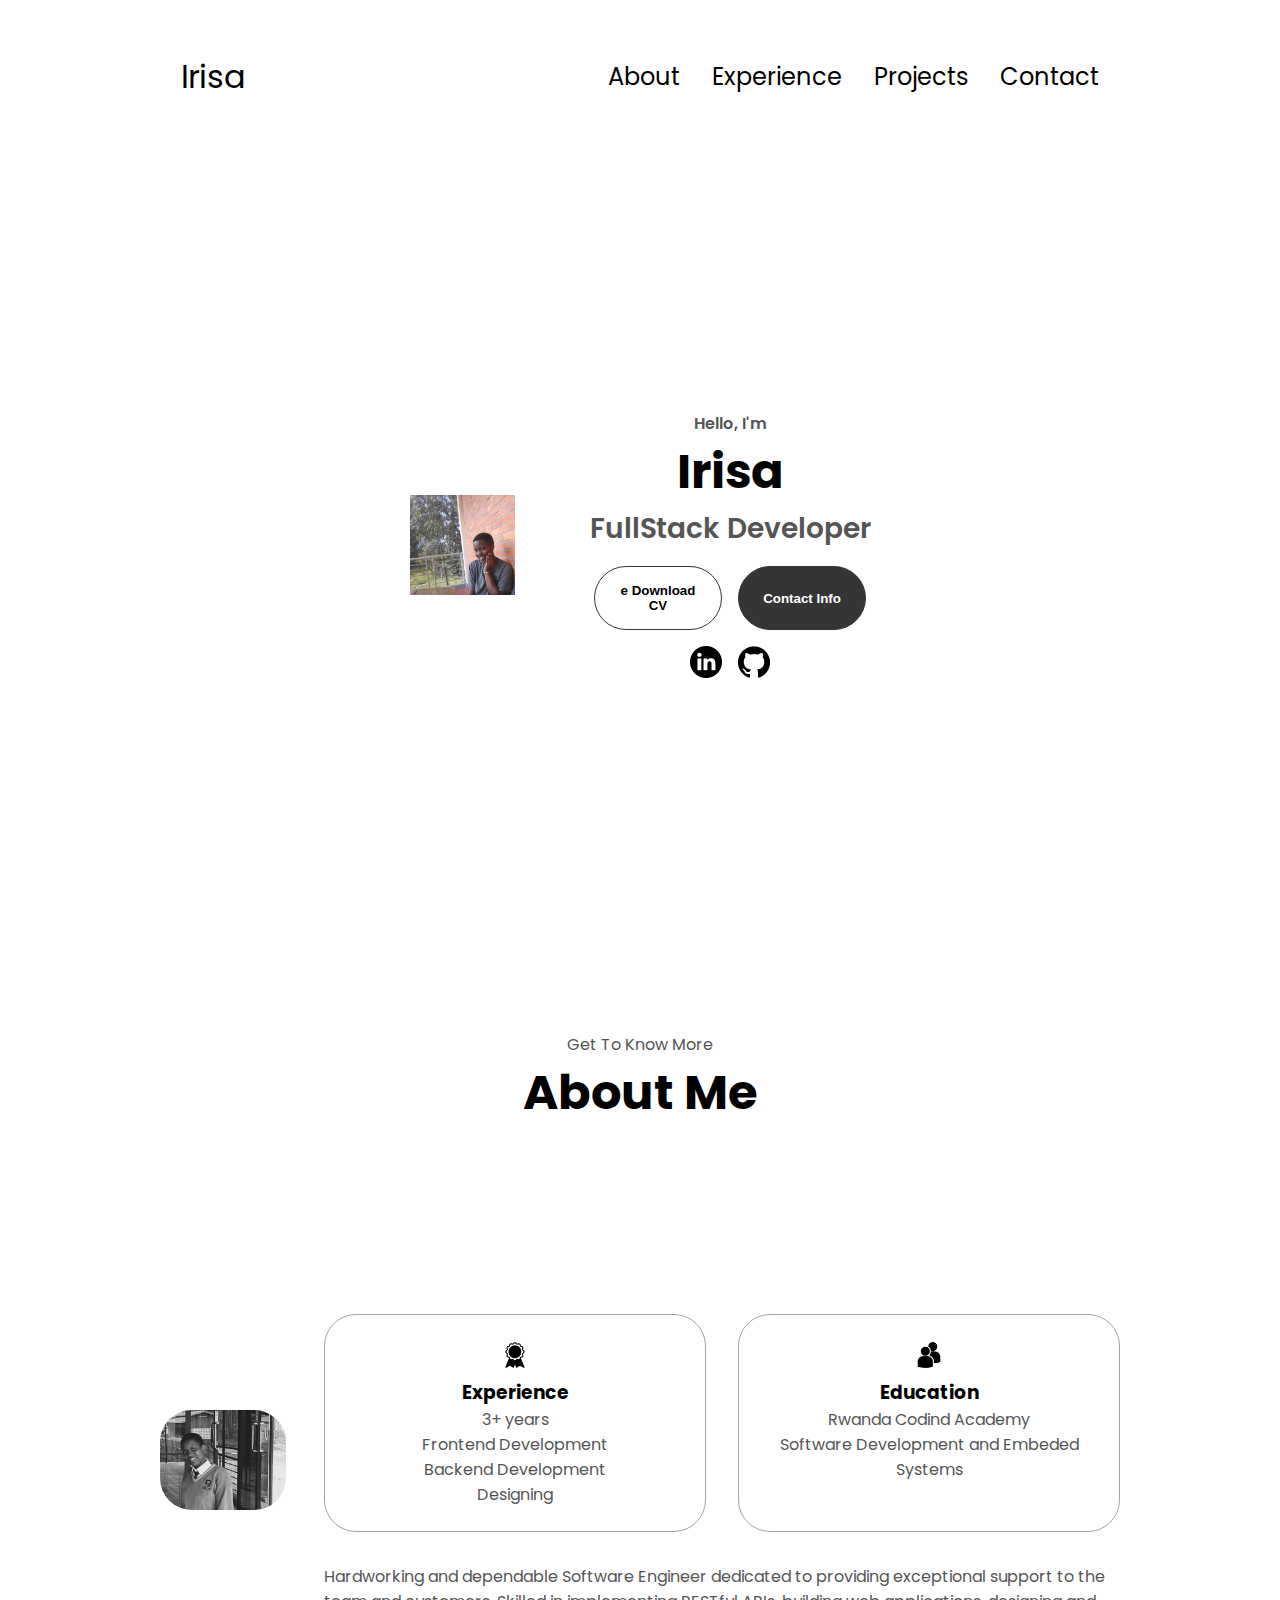
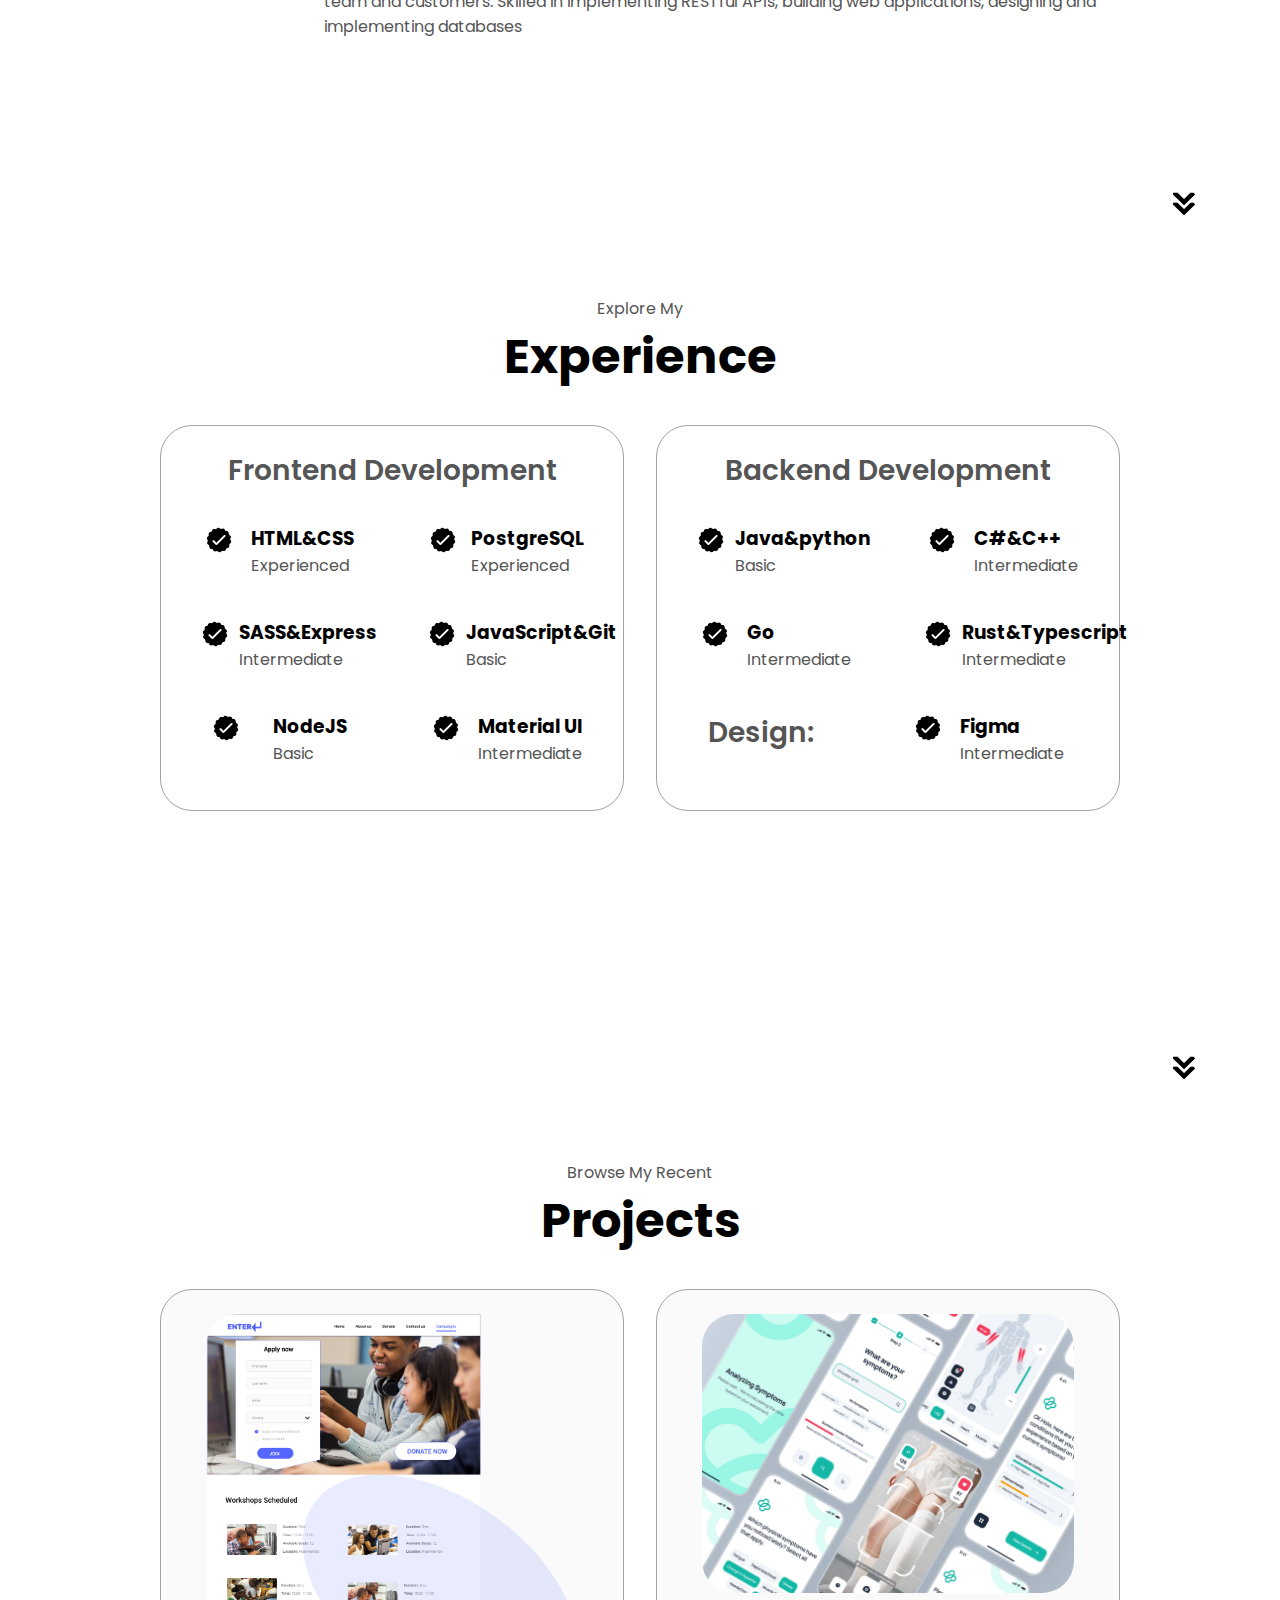
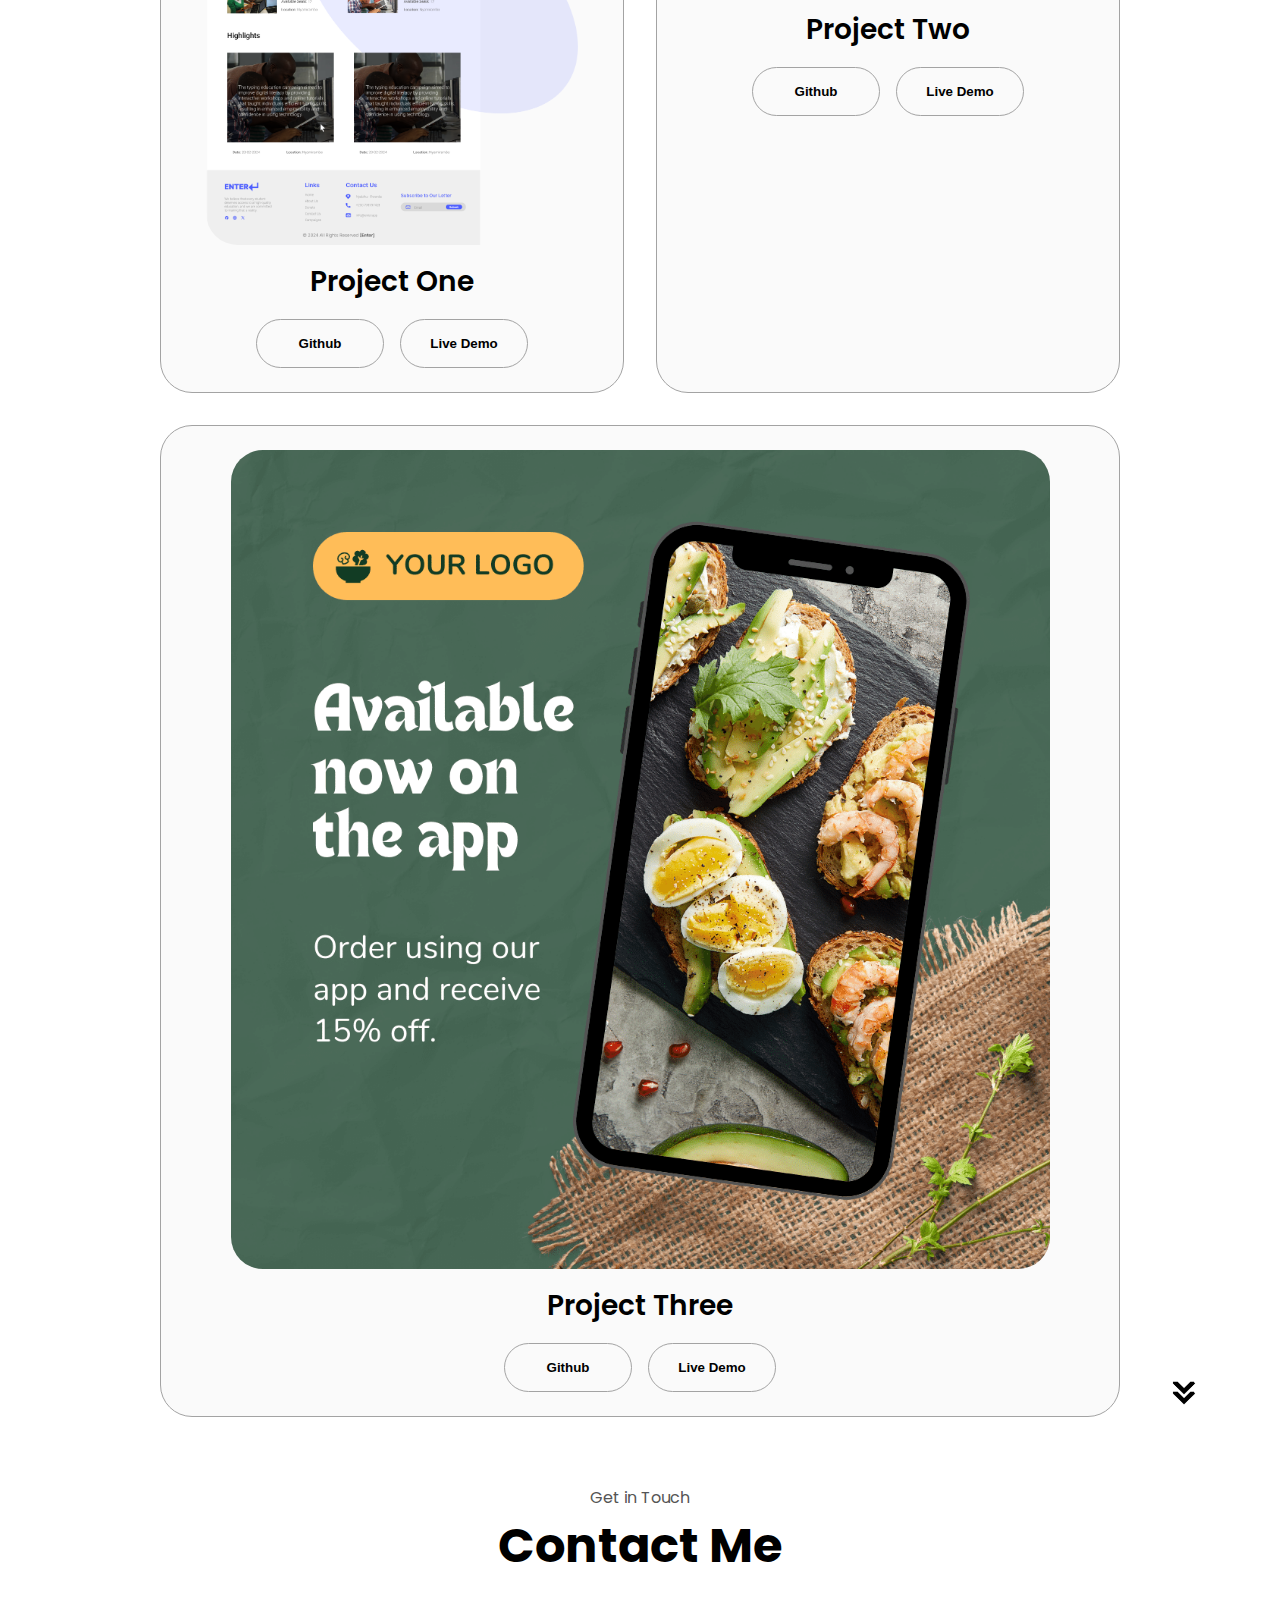
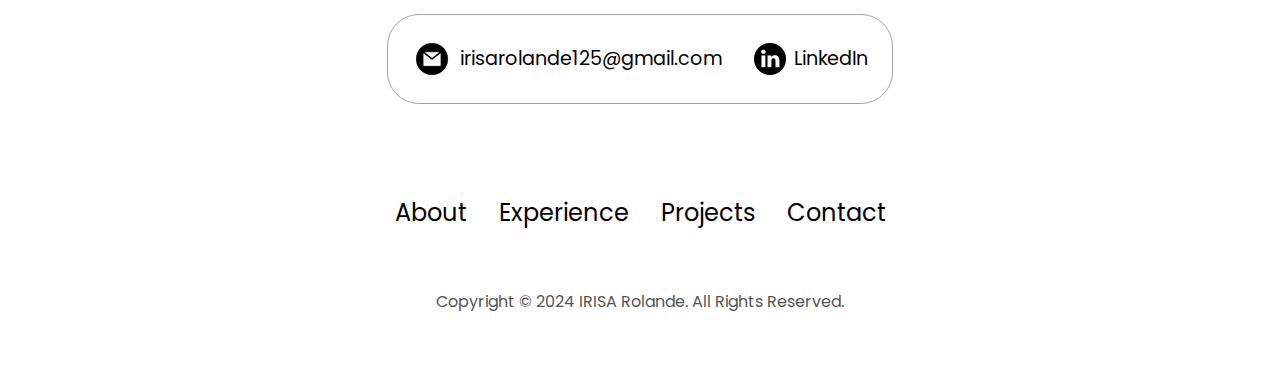
<file: index.html>
<!DOCTYPE html>
<html lang="en">
  <head>
    <meta charset="UTF-8" />
    <meta http-equiv="X-UA-Compatible" content="IE=edge" />
    <meta name="viewport" content="width=device-width, initial-scale=1.0" />
    <title>My Portfolio</title>
    <link rel="stylesheet" href="style.css" />
    <link rel="stylesheet" href="mediaqueries.css" />
  </head>
  <body>
    <nav id="desktop-nav">
      <div class="logo">Irisa </div>
      <div>
        <ul class="nav-links">
          <li><a href="#about">About</a></li>
          <li><a href="#experience">Experience</a></li>
          <li><a href="#projects">Projects</a></li>
          <li><a href="#contact">Contact</a></li>
        </ul>
      </div>
    </nav>
    <nav id="hamburger-nav">
      <div class="logo">Irisa Rolande</div>
      <div class="hamburger-menu">
        <div class="hamburger-icon" onclick="toggleMenu()">
          <span></span>
          <span></span>
          <span></span>
        </div>
        <div class="menu-links">
          <li><a href="#about" onclick="toggleMenu()">About</a></li>
          <li><a href="#experience" onclick="toggleMenu()">Experience</a></li>
          <li><a href="#projects" onclick="toggleMenu()">Projects</a></li>
          <li><a href="#contact" onclick="toggleMenu()">Contact</a></li>
        </div>
      </div>
    </nav>
    <section id="profile">
      <div class="section__pic-container">
        <img src="./assets/irisa.jpg" alt="Irisa profile picture" />
      </div>
      <div class="section__text">
        <p class="section__text__p1">Hello, I'm</p>
        <h1 class="title">Irisa</h1>
        <p class="section__text__p2">FullStack Developer</p>
        <div class="btn-container">
          <button
            class="btn btn-color-2"
            onclick="window.open('./assets/my-cv_2.pdf')"
          >e
            Download CV
          </button>
          <button class="btn btn-color-1" onclick="location.href='./#contact'">
            Contact Info
          </button>
        </div>
        <div id="socials-container">
          <img
            src="./assets/linkedin.png"
            alt="My LinkedIn profile"
            class="icon"
            onclick="location.href='https://www.linkedin.com/in/irisa-shimirwa-rolande-22a141261/'"
          />
          <img
            src="./assets/github.png"
            alt="My Github profile"
            class="icon"
            onclick="location.href='https://github.com/rolderisa'"
          />
        </div>
      </div>
    </section>
    <section id="about">
      <p class="section__text__p1">Get To Know More</p>
      <h1 class="title">About Me</h1>
      <div class="section-container">
        <div class="section__pic-container">
          <img
            src="./assets/Screenshot 2024-09-21 182515.png"
            alt="Profile picture"
            class="about-pic"
          />
        </div>
        <div class="about-details-container">
          <div class="about-containers">
            <div class="details-container">
              <img
                src="./assets/experience.png"
                alt="Experience icon"
                class="icon"
              />
              <h3>Experience</h3>
              <p>3+ years <br />Frontend Development <br /> Backend Development <br/> Designing </p>
            </div>
            <div class="details-container">
              <img
                src="./assets/education.png"
                alt="Education icon"
                class="icon"
              />
              <h3>Education</h3>
              <p>Rwanda Codind Academy<br />Software Development and Embeded Systems</p>
            </div>
          </div>
          <div class="text-container">
            <p>
             Hardworking and dependable
Software Engineer dedicated to
providing exceptional support to the
team and customers. Skilled in
implementing RESTful APIs, building
web applications, designing and
implementing databases
            </p>
          </div>
        </div>
      </div>
      <img
        src="./assets/arrow.png"
        alt="Arrow icon"
        class="icon arrow"
        onclick="location.href='./#experience'"
      />
    </section>
    <section id="experience">
      <p class="section__text__p1">Explore My</p>
      <h1 class="title">Experience</h1>
      <div class="experience-details-container">
        <div class="about-containers">
          <div class="details-container">
            <h2 class="experience-sub-title">Frontend Development</h2>
            <div class="article-container">
              <article>
                <img
                  src="./assets/checkmark.png"
                  alt="Experience icon"
                  class="icon"
                />
                <div>
                  <h3>HTML&CSS</h3>
                  <p>Experienced</p>
                </div>
              </article>
              <article>
                <img
                  src="./assets/checkmark.png"
                  alt="Experience icon"
                  class="icon"
                />
                <div>
                  <h3>PostgreSQL</h3>
                  <p>Experienced</p>
                </div>
              </article>
              <article>
                <img
                  src="./assets/checkmark.png"
                  alt="Experience icon"
                  class="icon"
                />
                <div>
                  <h3>SASS&Express</h3>
                  <p>Intermediate</p>
                </div>
              </article>
              <article>
                <img
                  src="./assets/checkmark.png"
                  alt="Experience icon"
                  class="icon"
                />
                <div>
                  <h3>JavaScript&Git</h3>
                  <p>Basic</p>
                </div>
              </article>
              <article>
                <img
                  src="./assets/checkmark.png"
                  alt="Experience icon"
                  class="icon"
                />
                <div>
                  <h3>NodeJS</h3>
                  <p>Basic</p>
                </div>
              </article>
              <article>
                <img
                  src="./assets/checkmark.png"
                  alt="Experience icon"
                  class="icon"
                />
                <div>
                  <h3>Material UI</h3>
                  <p>Intermediate</p>
                </div>
              </article>
            </div>
          </div>
          <div class="details-container">
            <h2 class="experience-sub-title">Backend Development</h2>
            <div class="article-container">
              <article>
                <img
                  src="./assets/checkmark.png"
                  alt="Experience icon"
                  class="icon"
                />
                <div>
                  <h3>Java&python</h3>
                  <p>Basic</p>
                </div>
              </article>
              <article>
                <img
                  src="./assets/checkmark.png"
                  alt="Experience icon"
                  class="icon"
                />
                <div>
                  <h3>C#&C++</h3>
                  <p>Intermediate</p>
                </div>
              </article>
              <article>
                <img
                  src="./assets/checkmark.png"
                  alt="Experience icon"
                  class="icon"
                />
                <div>
                  <h3>Go</h3>
                  <p>Intermediate</p>
                </div>
              </article>
              <article>
                <img
                  src="./assets/checkmark.png"
                  alt="Experience icon"
                  class="icon"
                />
                <div>
                  <h3>Rust&Typescript</h3>
                  <p>Intermediate</p>
                </div>
              </article>
              <h2 class="experience-sub-title">Design:</h2>
              <article>
                <img
                  src="./assets/checkmark.png"
                  alt="Experience icon"
                  class="icon"
                />
                <div>
                  <h3>Figma</h3>
                  <p>Intermediate</p>
                </div>
              </article>

            </div>
          </div>
        </div>
      </div>
      <img
        src="./assets/arrow.png"
        alt="Arrow icon"
        class="icon arrow"
        onclick="location.href='./#projects'"
      />
    </section>
    <section id="projects">
      <p class="section__text__p1">Browse My Recent</p>
      <h1 class="title">Projects</h1>
      <div class="experience-details-container">
        <div class="about-containers">
          <div class="details-container color-container">
            <div class="article-container">
              <img
                src="./assets/compaign.png"
                alt="Project 1"
                class="project-img"
              />
            </div>
            <h2 class="experience-sub-title project-title">Project One</h2>
            <div class="btn-container">
              <button
                class="btn btn-color-2 project-btn"
                onclick="location.href='https://github.com/rolderisa/Enter.git'"
              >
                Github
              </button>
              <button
                class="btn btn-color-2 project-btn"
                onclick="location.href='/project2.html'"
              >
                Live Demo
              </button>
            </div>
          </div>
          <div class="details-container color-container">
            <div class="article-container">
              <img
                src="./assets/original-808664248b0dc81cacd21fc5e88b705b.png"
                alt="Project 2"
                class="project-img"
              />
            </div>
            <h2 class="experience-sub-title project-title">Project Two</h2>
            <div class="btn-container">
              <button
                class="btn btn-color-2 project-btn"
                onclick="location.href=' https://github.com/rolderisa/HealthCare.git'"
              >
                Github
              </button>
              <button
                class="btn btn-color-2 project-btn"
                onclick="location.href=' https://github.com/rolderisa/HealthCare.git'"
              >
                Live Demo
              </button>
            </div>
          </div>
          <div class="details-container color-container">
            <div class="article-container">
              <img
                src="./assets/project-3.png"
                alt="Project 3"
                class="project-img"
              />
            </div>
            <h2 class="experience-sub-title project-title">Project Three</h2>
            <div class="btn-container">
              <button
                class="btn btn-color-2 project-btn"
                onclick="location.href='https://github.com/rolderisa/Order.git'"
              >
                Github
              </button>
              <button
              class="btn btn-color-2 project-btn"
              onclick="location.href='/Video.html';"
          >
              Live Demo
          </button>
          
          
            </div>
          </div>
        </div>
      </div>
      <img
        src="./assets/arrow.png"
        alt="Arrow icon"
        class="icon arrow"
        onclick="location.href='./#contact'"
      />
    </section>
    <section id="contact">
      <p class="section__text__p1">Get in Touch</p>
      <h1 class="title">Contact Me</h1>
      <div class="contact-info-upper-container">
        <div class="contact-info-container">
          <img
            src="./assets/email.png"
            alt="Email icon"
            class="icon contact-icon email-icon"
          />
          <p><a href="mailto:examplemail@gmail.com">irisarolande125@gmail.com</a></p>
        </div>
        <div class="contact-info-container">
          <img
            src="./assets/linkedin.png"
            alt="LinkedIn icon"
            class="icon contact-icon"
          />
          <p><a href="https://www.linkedin.com/in/irisa-shimirwa-rolande-22a141261/">LinkedIn</a></p>
        </div>
      </div>
    </section>
    <footer>
      <nav>
        <div class="nav-links-container">
          <ul class="nav-links">
            <li><a href="#about">About</a></li>
            <li><a href="#experience">Experience</a></li>
            <li><a href="#projects">Projects</a></li>
            <li><a href="#contact">Contact</a></li>
          </ul>
        </div>
      </nav>
      <p>Copyright &#169; 2024 IRISA Rolande. All Rights Reserved.</p>
    </footer>
    <script src="script.js"></script>
  </body>
</html>
</file>
<file: style.css>
/* GENERAL */

@import url("https://fonts.googleapis.com/css2?family=Poppins:wght@300;400;500;600&display=swap");

* {
  margin: 0;
  padding: 0;
}

body {
  font-family: "Poppins", sans-serif;
}

html {
  scroll-behavior: smooth;
}

p {
  color: rgb(85, 85, 85);
}

/* TRANSITION */

a,
.btn {
  transition: all 300ms ease;
}

/* DESKTOP NAV */

nav,
.nav-links {
  display: flex;
}

nav {
  justify-content: space-around;
  align-items: center;
  height: 17vh;
}

.nav-links {
  gap: 2rem;
  list-style: none;
  font-size: 1.5rem;
}

a {
  color: black;
  text-decoration: none;
  text-decoration-color: white;
}

a:hover {
  color: grey;
  text-decoration: underline;
  text-underline-offset: 1rem;
  text-decoration-color: rgb(181, 181, 181);
}

.logo {
  font-size: 2rem;
}

.logo:hover {
  cursor: default;
}

/* HAMBURGER MENU */

#hamburger-nav {
  display: none;
}

.hamburger-menu {
  position: relative;
  display: inline-block;
}

.hamburger-icon {
  display: flex;
  flex-direction: column;
  justify-content: space-between;
  height: 24px;
  width: 30px;
  cursor: pointer;
}

.hamburger-icon span {
  width: 100%;
  height: 2px;
  background-color: black;
  transition: all 0.3 ease-in-out;
}

.menu-links {
  position: absolute;
  top: 100%;
  right: 0;
  background-color: white;
  width: fit-content;
  max-height: 0;
  overflow: hidden;
  transition: all 0.3 ease-in-out;
}

.menu-links a {
  display: block;
  padding: 10px;
  text-align: center;
  font-size: 1.5rem;
  color: black;
  text-decoration: none;
  transition: all 0.3 ease-in-out;
}

.menu-links li {
  list-style: none;
}

.menu-links.open {
  max-height: 300px;
}

.hamburger-icon.open span:first-child {
  transform: rotate(45deg) translate(10px, 5px);
}

.hamburger-icon.open span:nth-child(2) {
  opacity: 0;
}

.hamburger-icon.open span:last-child {
  transform: rotate(-45deg) translate(10px, -5px);
}

.hamburger-icon span:first-child {
  transform: none;
}

.hamburger-icon span:first-child {
  opacity: 1;
}

.hamburger-icon span:first-child {
  transform: none;
}

/* SECTIONS */

section {
  padding-top: 4vh;
  height: 96vh;
  margin: 0 10rem;
  box-sizing: border-box;
  min-height: fit-content;
}

.section-container {
  display: flex;
}

/* PROFILE SECTION */

#profile {
  display: flex;
  justify-content: center;
  gap: 5rem;
  height: 80vh;
}

.section__pic-container {
  display: flex;
  height: 400px;
  width: 400px;
  margin: auto 0;
}

.section__text {
  align-self: center;
  text-align: center;
}

.section__text p {
  font-weight: 600;
}

.section__text__p1 {
  text-align: center;
}

.section__text__p2 {
  font-size: 1.75rem;
  margin-bottom: 1rem;
}

.title {
  font-size: 3rem;
  text-align: center;
}

#socials-container {
  display: flex;
  justify-content: center;
  margin-top: 1rem;
  gap: 1rem;
}

/* ICONS */

.icon {
  cursor: pointer;
  height: 2rem;
}

/* BUTTONS */

.btn-container {
  display: flex;
  justify-content: center;
  gap: 1rem;
}

.btn {
  font-weight: 600;
  transition: all 300ms ease;
  padding: 1rem;
  width: 8rem;
  border-radius: 2rem;
}

.btn-color-1,
.btn-color-2 {
  border: rgb(53, 53, 53) 0.1rem solid;
}

.btn-color-1:hover,
.btn-color-2:hover {
  cursor: pointer;
}

.btn-color-1,
.btn-color-2:hover {
  background: rgb(53, 53, 53);
  color: white;
}

.btn-color-1:hover {
  background: rgb(0, 0, 0);
}

.btn-color-2 {
  background: none;
}

.btn-color-2:hover {
  border: rgb(255, 255, 255) 0.1rem solid;
}

.btn-container {
  gap: 1rem;
}

/* ABOUT SECTION */

#about {
  position: relative;
}

.about-containers {
  gap: 2rem;
  margin-bottom: 2rem;
  margin-top: 2rem;
}

.about-details-container {
  justify-content: center;
  flex-direction: column;
}

.about-containers,
.about-details-container {
  display: flex;
}

.about-pic {
  border-radius: 2rem;
}

.arrow {
  position: absolute;
  right: -5rem;
  bottom: 2.5rem;
}

.details-container {
  padding: 1.5rem;
  flex: 1;
  background: white;
  border-radius: 2rem;
  border: rgb(53, 53, 53) 0.1rem solid;
  border-color: rgb(163, 163, 163);
  text-align: center;
}

.section-container {
  gap: 4rem;
  height: 80%;
}

.section__pic-container {
  height: 100px;
  width: 100px;
  border-radius: 10%;
  margin: auto 0;
}

/* EXPERIENCE SECTION */

#experience {
  position: relative;
}

.experience-sub-title {
  color: rgb(85, 85, 85);
  font-weight: 600;
  font-size: 1.75rem;
  margin-bottom: 2rem;
}

.experience-details-container {
  display: flex;
  justify-content: center;
  flex-direction: column;
}

.article-container {
  display: flex;
  text-align: initial;
  flex-wrap: wrap;
  flex-direction: row;
  gap: 2.5rem;
  justify-content: space-around;
}

article {
  display: flex;
  width: 10rem;
  justify-content: space-around;
  gap: 0.5rem;
}

article .icon {
  cursor: default;
}

/* PROJECTS SECTION */

#projects {
  position: relative;
}

.color-container {
  border-color: rgb(163, 163, 163);
  background: rgb(250, 250, 250);
}

.project-img {
  border-radius: 2rem;
  width: 90%;
  height: 90%;
}

.project-title {
  margin: 1rem;
  color: black;
}

.project-btn {
  color: black;
  border-color: rgb(163, 163, 163);
}

/* CONTACT */

#contact {
  display: flex;
  justify-content: center;
  flex-direction: column;
  height: 70vh;
}

.contact-info-upper-container {
  display: flex;
  justify-content: center;
  border-radius: 2rem;
  border: rgb(53, 53, 53) 0.1rem solid;
  border-color: rgb(163, 163, 163);
  background: (250, 250, 250);
  margin: 2rem auto;
  padding: 0.5rem;
}

.contact-info-container {
  display: flex;
  align-items: center;
  justify-content: center;
  gap: 0.5rem;
  margin: 1rem;
}

.contact-info-container p {
  font-size: larger;
}

.contact-icon {
  cursor: default;
}

.email-icon {
  height: 2.5rem;
}

/* FOOTER SECTION */

footer {
  height: 26vh;
  margin: 0 1rem;
}

footer p {
  text-align: center;
}
</file>
<file: mediaqueries.css>
@media screen and (max-width: 1400px) {
  #profile {
    height: 83vh;
    margin-bottom: 6rem;
  }
  .about-containers {
    flex-wrap: wrap;
  }
  #contact,
  #projects {
    height: fit-content;
  }
}

@media screen and (max-width: 1200px) {
  #desktop-nav {
    display: none;
  }
  #hamburger-nav {
    display: flex;
  }
  #experience,
  .experience-details-container {
    margin-top: 2rem;
  }
  #profile,
  .section-container {
    display: block;
  }
  .arrow {
    display: none;
  }
  section,
  .section-container {
    height: fit-content;
  }
  section {
    margin: 0 5%;
  }
  .section__pic-container {
    width: 275px;
    height: 275px;
    margin: 0 auto 2rem;
  }
  .about-containers {
    margin-top: 0;
  }
}

@media screen and (max-width: 600px) {
  #contact,
  footer {
    height: 40vh;
  }
  #profile {
    height: 83vh;
    margin-bottom: 0;
  }
  article {
    font-size: 1rem;
  }
  footer nav {
    height: fit-content;
    margin-bottom: 2rem;
  }
  .about-containers,
  .contact-info-upper-container,
  .btn-container {
    flex-wrap: wrap;
  }
  .contact-info-container {
    margin: 0;
  }
  .contact-info-container p,
  .nav-links li a {
    font-size: 1rem;
  }
  .experience-sub-title {
    font-size: 1.25rem;
  }
  .logo {
    font-size: 1.5rem;
  }
  .nav-links {
    flex-direction: column;
    gap: 0.5rem;
    text-align: center;
  }
  .section__pic-container {
    width: auto;
    height: 46vw;
    justify-content: center;
  }
  .section__text__p2 {
    font-size: 1.25rem;
  }
  .title {
    font-size: 2rem;
  }
  .text-container {
    text-align: justify;
  }
}
</file>
